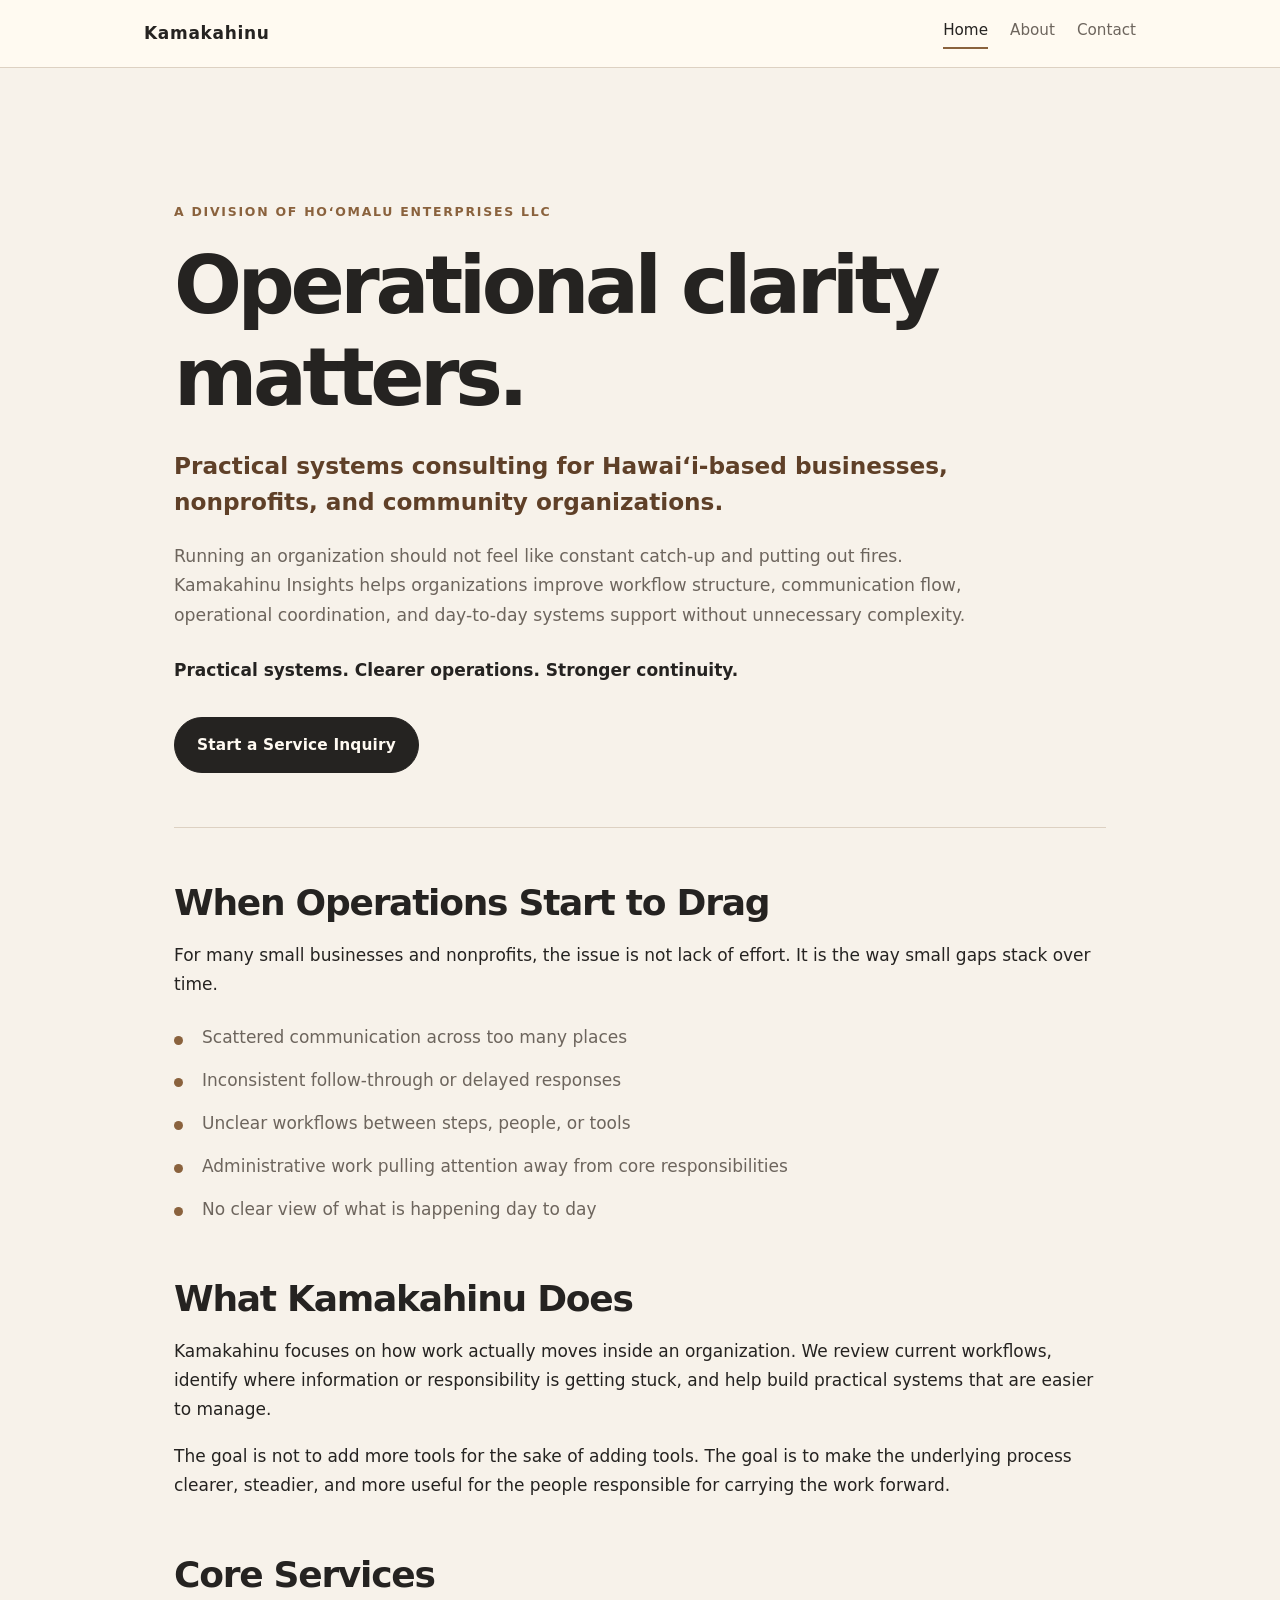
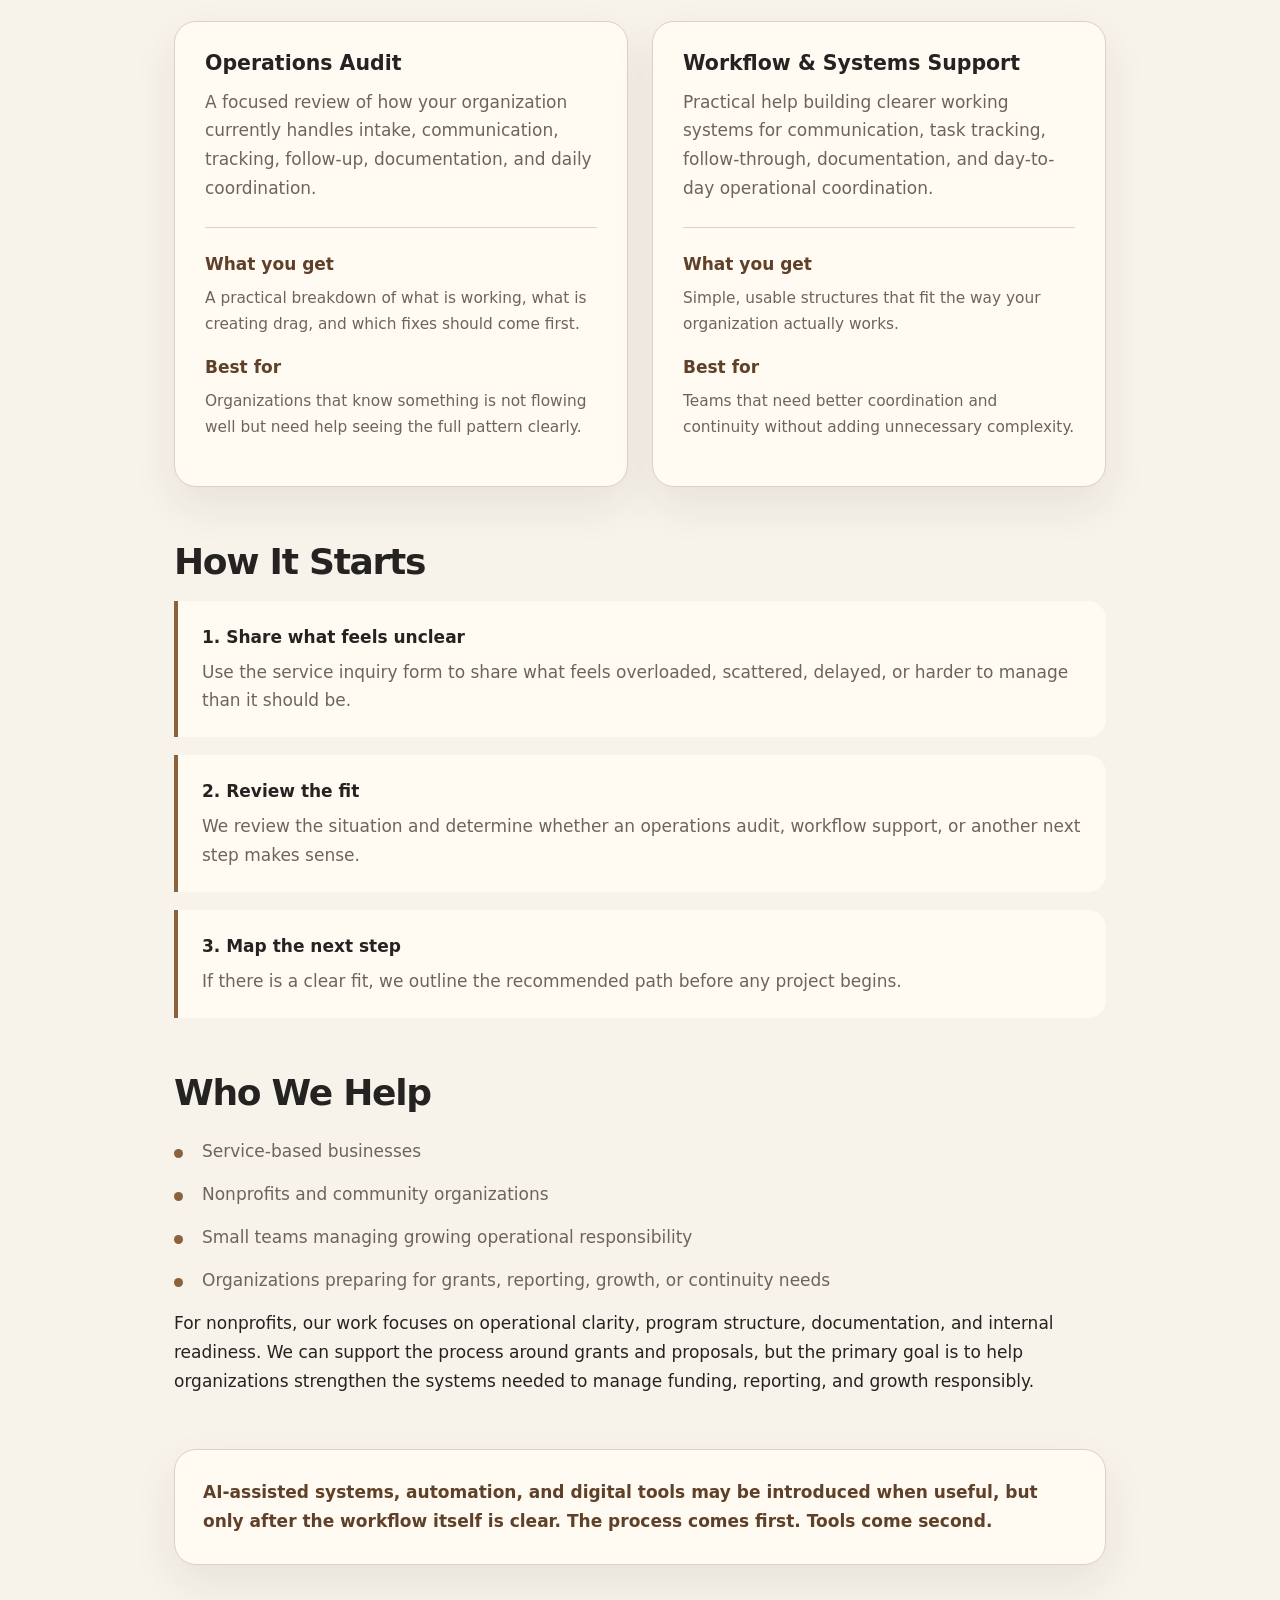
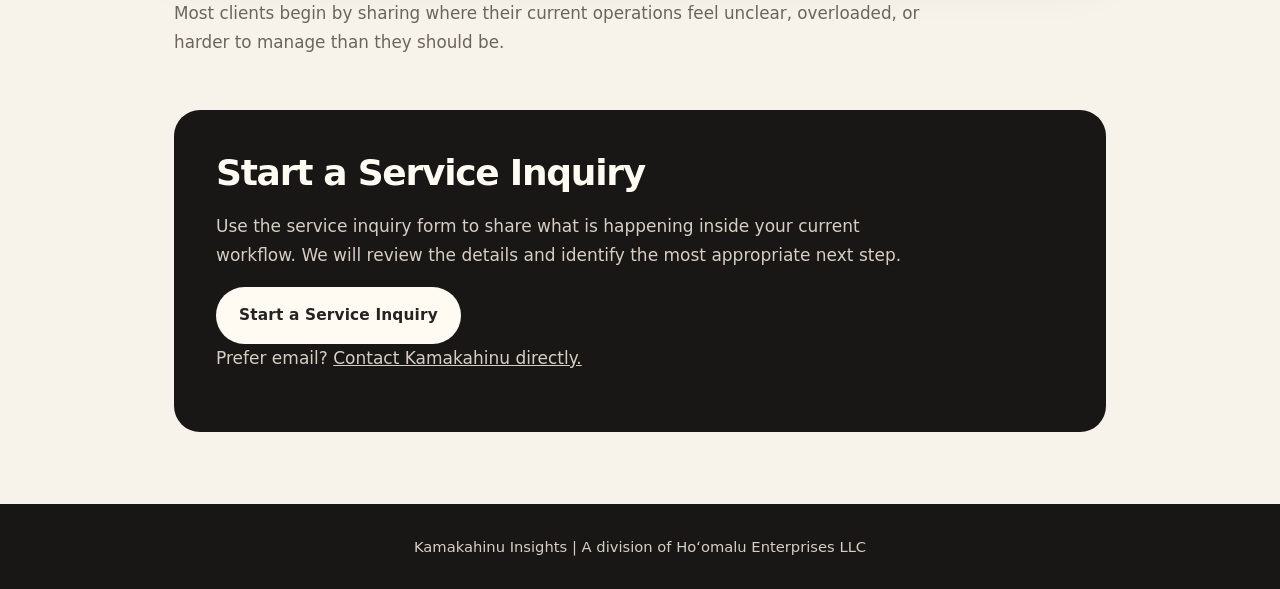
<file: index.html>
<!DOCTYPE html>
<html lang="en">
<head>
    <meta charset="UTF-8">
    <meta name="viewport" content="width=device-width, initial-scale=1.0">
    <meta name="description" content="Kamakahinu Insights provides operational systems consulting for Hawaiʻi-based businesses, nonprofits, and community organizations.">
    <title>Kamakahinu Insights | Operational Systems Consulting</title>
    <link rel="stylesheet" href="styles.css">
</head>
<body>

<nav>
    <div class="nav-container">
        <div class="logo"><a href="index.html">Kamakahinu</a></div>
        <div class="nav-links">
            <a href="index.html" class="active">Home</a>
            <a href="about.html">About</a>
            <a href="contact.html">Contact</a>
        </div>
    </div>
</nav>

<main class="container">
    <header class="hero">
        <span class="label">A division of Hoʻomalu Enterprises LLC</span>
        <h1>Operational clarity matters.</h1>
        <p class="tagline">Practical systems consulting for Hawaiʻi-based businesses, nonprofits, and community organizations.</p>
        <p class="intro-text">
            Running an organization should not feel like constant catch-up and putting out fires.
            Kamakahinu Insights helps organizations improve workflow structure, communication flow,
            operational coordination, and day-to-day systems support without unnecessary complexity.
        </p>
        <p class="supporting-line">
            Practical systems. Clearer operations. Stronger continuity.
        </p>

        <a href="https://docs.google.com/forms/d/e/1FAIpQLSeaBVb1Zw3eLGZ_aOj6iWXHOpr8iwauxTmkfORTPJmQN_Ms8w/viewform?usp=header" class="btn" target="_blank" rel="noopener noreferrer">
            Start a Service Inquiry
        </a>
    </header>

    <section>
        <h2>When Operations Start to Drag</h2>
        <p>
            For many small businesses and nonprofits, the issue is not lack of effort. It is the way small gaps stack over time.
        </p>
        <ul class="list">
            <li>Scattered communication across too many places</li>
            <li>Inconsistent follow-through or delayed responses</li>
            <li>Unclear workflows between steps, people, or tools</li>
            <li>Administrative work pulling attention away from core responsibilities</li>
            <li>No clear view of what is happening day to day</li>
        </ul>
    </section>

    <section>
        <h2>What Kamakahinu Does</h2>
        <p>
            Kamakahinu focuses on how work actually moves inside an organization. We review current workflows,
            identify where information or responsibility is getting stuck, and help build practical systems that are easier to manage.
        </p>
        <p>
            The goal is not to add more tools for the sake of adding tools. The goal is to make the underlying process clearer,
            steadier, and more useful for the people responsible for carrying the work forward.
        </p>
    </section>

    <section>
        <h2>Core Services</h2>

        <div class="services-grid">
            <div class="service-card">
                <h3>Operations Audit</h3>
                <p>
                    A focused review of how your organization currently handles intake, communication, tracking,
                    follow-up, documentation, and daily coordination.
                </p>
                <div class="service-meta">
                    <strong>What you get</strong>
                    <p>A practical breakdown of what is working, what is creating drag, and which fixes should come first.</p>

                    <strong>Best for</strong>
                    <p>Organizations that know something is not flowing well but need help seeing the full pattern clearly.</p>
                </div>
            </div>

            <div class="service-card">
                <h3>Workflow & Systems Support</h3>
                <p>
                    Practical help building clearer working systems for communication, task tracking, follow-through,
                    documentation, and day-to-day operational coordination.
                </p>
                <div class="service-meta">
                    <strong>What you get</strong>
                    <p>Simple, usable structures that fit the way your organization actually works.</p>

                    <strong>Best for</strong>
                    <p>Teams that need better coordination and continuity without adding unnecessary complexity.</p>
                </div>
            </div>
        </div>
    </section>

    <section>
        <h2>How It Starts</h2>

        <div class="step">
            <div class="step-title">1. Share what feels unclear</div>
            <p>Use the service inquiry form to share what feels overloaded, scattered, delayed, or harder to manage than it should be.</p>
        </div>

        <div class="step">
            <div class="step-title">2. Review the fit</div>
            <p>We review the situation and determine whether an operations audit, workflow support, or another next step makes sense.</p>
        </div>

        <div class="step">
            <div class="step-title">3. Map the next step</div>
            <p>If there is a clear fit, we outline the recommended path before any project begins.</p>
        </div>
    </section>

    <section>
        <h2>Who We Help</h2>
        <ul class="list">
            <li>Service-based businesses</li>
            <li>Nonprofits and community organizations</li>
            <li>Small teams managing growing operational responsibility</li>
            <li>Organizations preparing for grants, reporting, growth, or continuity needs</li>
        </ul>

        <p>
            For nonprofits, our work focuses on operational clarity, program structure, documentation, and internal readiness.
            We can support the process around grants and proposals, but the primary goal is to help organizations strengthen
            the systems needed to manage funding, reporting, and growth responsibly.
        </p>
    </section>

    <div class="expansion-statement">
        AI-assisted systems, automation, and digital tools may be introduced when useful, but only after the workflow itself is clear.
        The process comes first. Tools come second.
    </div>

    <p class="conversion-bridge">
        Most clients begin by sharing where their current operations feel unclear, overloaded, or harder to manage than they should be.
    </p>

    <section class="cta-section">
        <h2>Start a Service Inquiry</h2>
        <p>
            Use the service inquiry form to share what is happening inside your current workflow.
            We will review the details and identify the most appropriate next step.
        </p>

        <a href="https://docs.google.com/forms/d/e/1FAIpQLSeaBVb1Zw3eLGZ_aOj6iWXHOpr8iwauxTmkfORTPJmQN_Ms8w/viewform?usp=header" class="btn btn-light" target="_blank" rel="noopener noreferrer">
            Start a Service Inquiry
        </a>

        <p class="contact-fallback">
            Prefer email? <a href="mailto:kamakahinu@hoomaluenterprises.com?subject=Consultation Request">Contact Kamakahinu directly.</a>
        </p>
    </section>
</main>

<footer>
    Kamakahinu Insights | A division of Hoʻomalu Enterprises LLC
</footer>

</body>
</html>
</file>
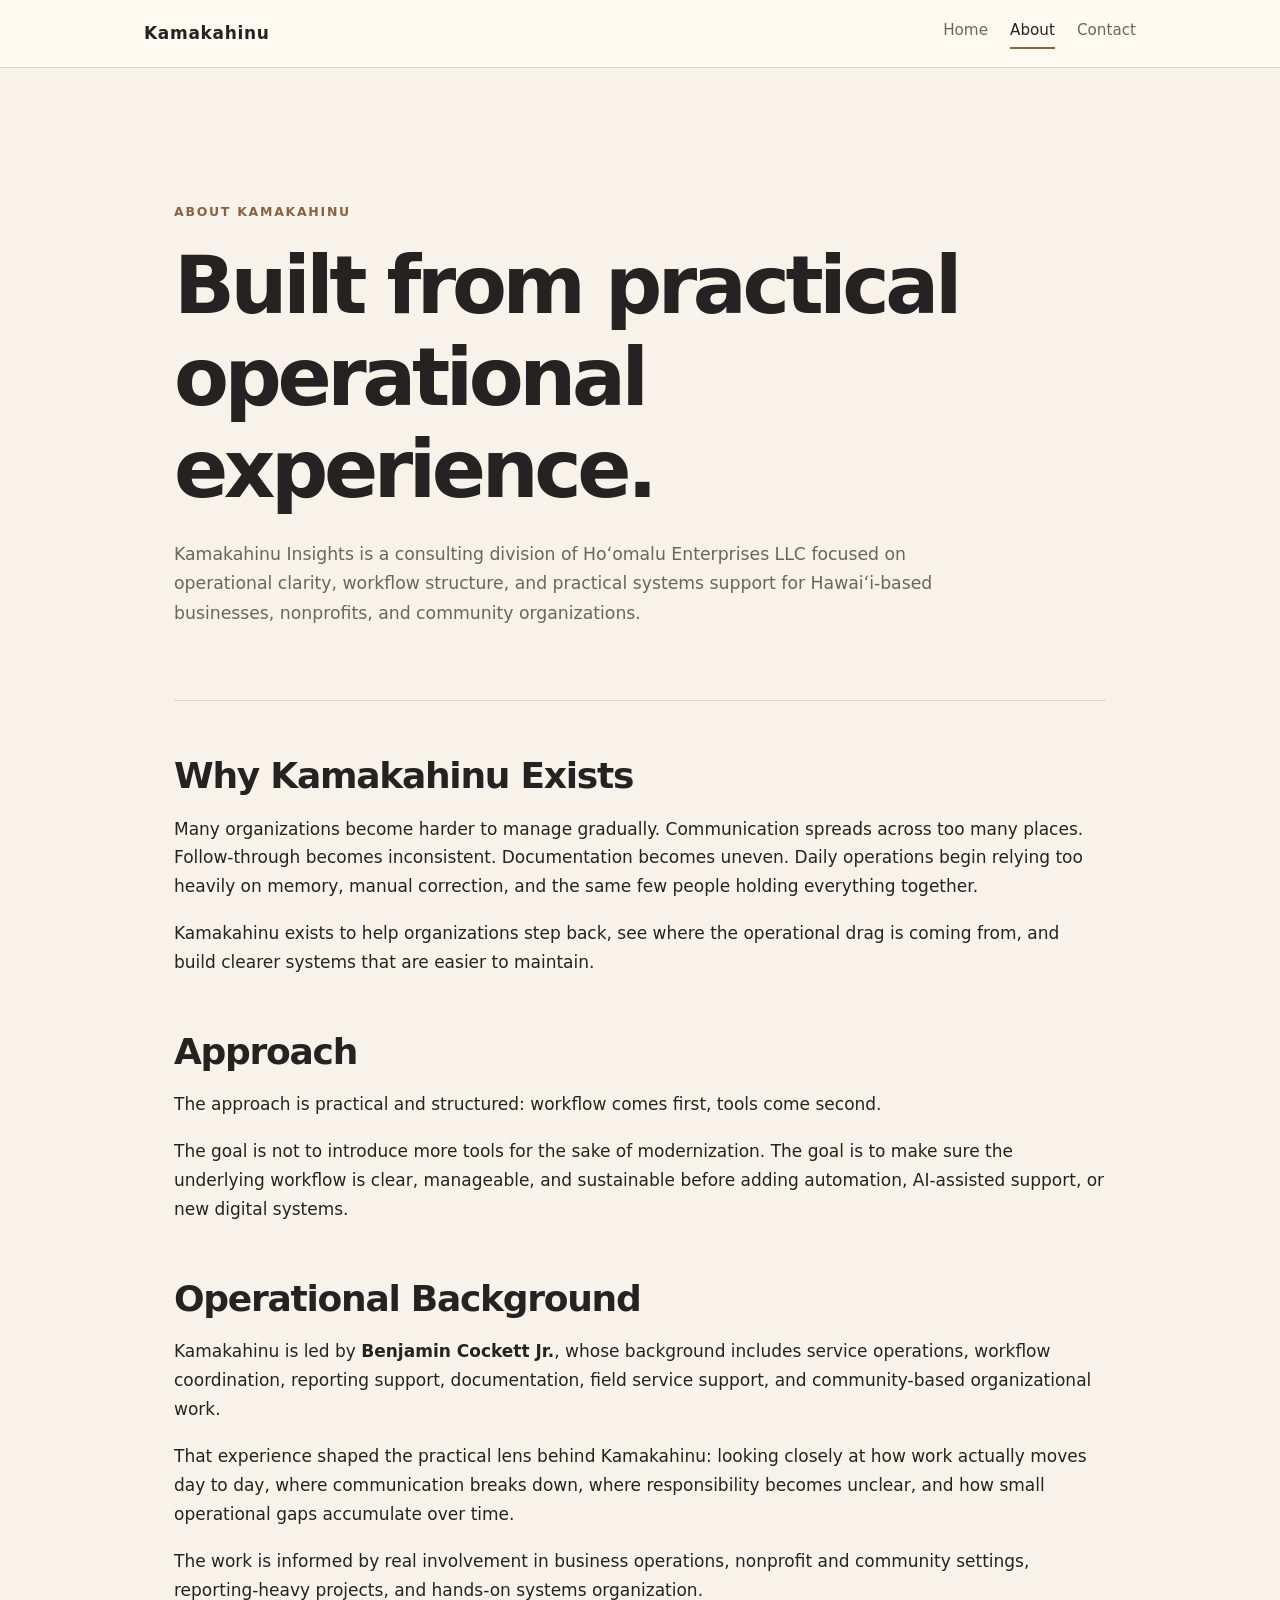
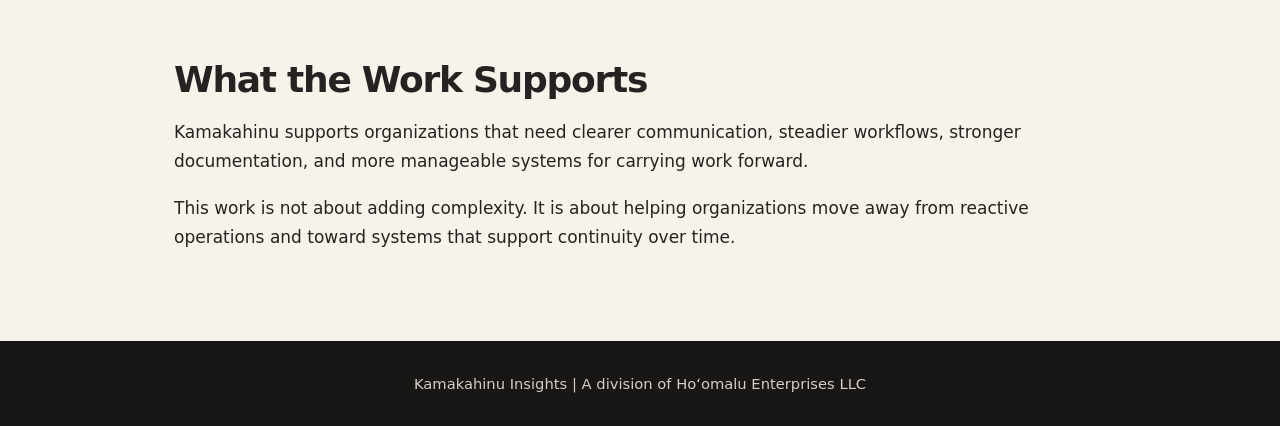
<file: about.html>
<!DOCTYPE html>
<html lang="en">
<head>
    <meta charset="UTF-8">
    <meta name="viewport" content="width=device-width, initial-scale=1.0">
    <title>Kamakahinu Insights | About</title>
    <link rel="stylesheet" href="styles.css">
</head>
<body>

<nav>
    <div class="nav-container">
        <div class="logo"><a href="/index.html">Kamakahinu</a></div>
        <div class="nav-links">
            <a href="index.html">Home</a>
            <a href="about.html" class="active">About</a>
            <a href="contact.html">Contact</a>
        </div>
    </div>
</nav>

<main class="container">
    <header class="hero">
        <span class="label">About Kamakahinu</span>
        <h1>Built from practical operational experience.</h1>
        <p class="intro-text">
            Kamakahinu Insights is a consulting division of Hoʻomalu Enterprises LLC focused on operational clarity,
            workflow structure, and practical systems support for Hawaiʻi-based businesses, nonprofits, and community organizations.
        </p>
    </header>

    <section>
        <h2>Why Kamakahinu Exists</h2>
        <p>
            Many organizations become harder to manage gradually. Communication spreads across too many places.
            Follow-through becomes inconsistent. Documentation becomes uneven. Daily operations begin relying too heavily
            on memory, manual correction, and the same few people holding everything together.
        </p>
        <p>
            Kamakahinu exists to help organizations step back, see where the operational drag is coming from,
            and build clearer systems that are easier to maintain.
        </p>
    </section>

    <section>
        <h2>Approach</h2>
        <p>
            The approach is practical and structured: workflow comes first, tools come second.
        </p>
        <p>
            The goal is not to introduce more tools for the sake of modernization. The goal is to make sure the underlying
            workflow is clear, manageable, and sustainable before adding automation, AI-assisted support, or new digital systems.
        </p>
    </section>

    <section>
        <h2>Operational Background</h2>
        <p>
            Kamakahinu is led by <strong>Benjamin Cockett Jr.</strong>, whose background includes service operations,
            workflow coordination, reporting support, documentation, field service support, and community-based organizational work.
        </p>
        <p>
            That experience shaped the practical lens behind Kamakahinu: looking closely at how work actually moves day to day,
            where communication breaks down, where responsibility becomes unclear, and how small operational gaps accumulate over time.
        </p>
        <p>
            The work is informed by real involvement in business operations, nonprofit and community settings,
            reporting-heavy projects, and hands-on systems organization.
        </p>
    </section>

    <section>
        <h2>What the Work Supports</h2>
        <p>
            Kamakahinu supports organizations that need clearer communication, steadier workflows, stronger documentation,
            and more manageable systems for carrying work forward.
        </p>
        <p>
            This work is not about adding complexity. It is about helping organizations move away from reactive operations
            and toward systems that support continuity over time.
        </p>
    </section>
</main>

<footer>
    Kamakahinu Insights | A division of Hoʻomalu Enterprises LLC
</footer>

</body>
</html>

</body>
</html>
</file>
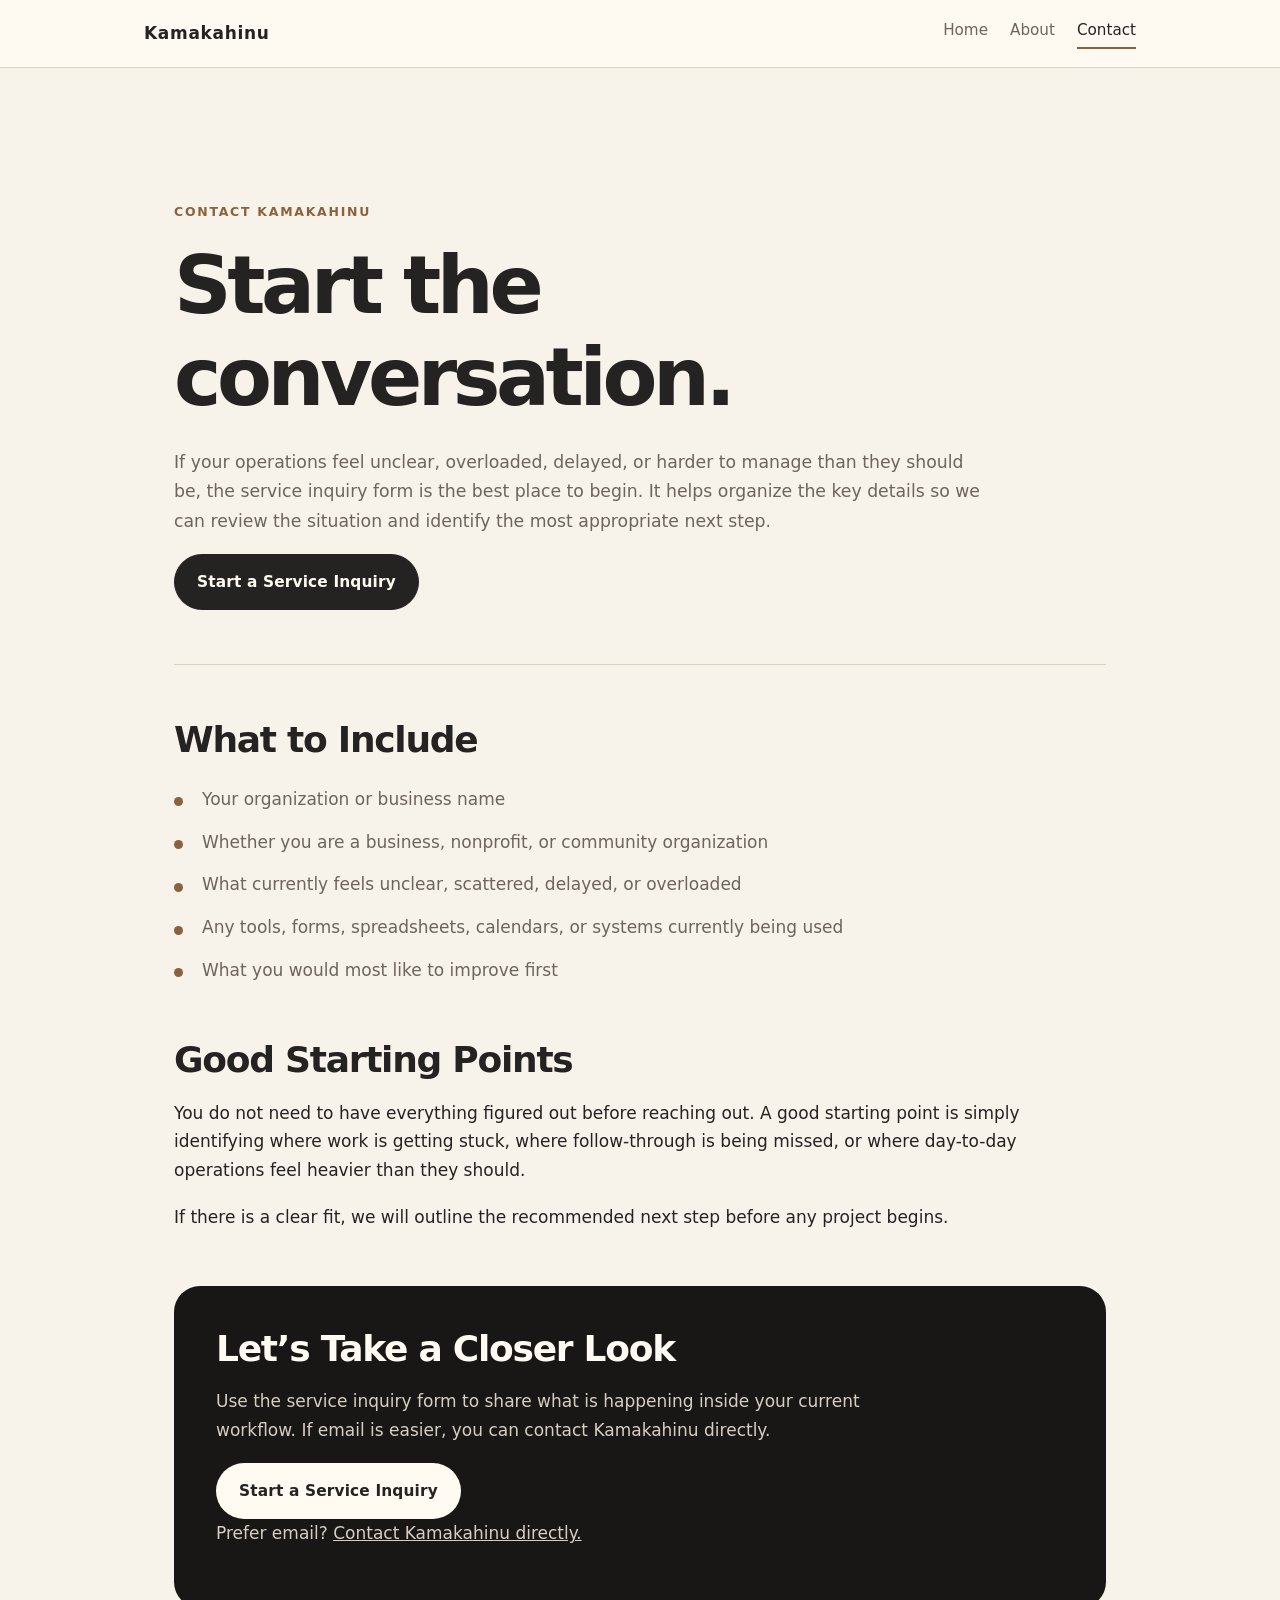
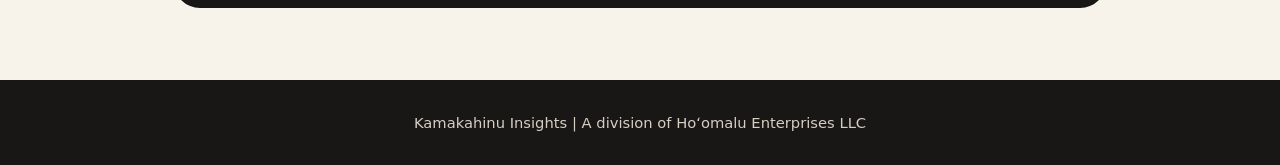
<file: contact.html>
<!DOCTYPE html>
<html lang="en">
<head>
    <meta charset="UTF-8">
    <meta name="viewport" content="width=device-width, initial-scale=1.0">
    <title>Kamakahinu Insights | Contact</title>
    <link rel="stylesheet" href="styles.css">
</head>
<body>

<nav>
    <div class="nav-container">
        <div class="logo"><a href="/index.html">Kamakahinu</a></div>
        <div class="nav-links">
            <a href="index.html">Home</a>
            <a href="about.html">About</a>
            <a href="contact.html" class="active">Contact</a>
        </div>
    </div>
</nav>

<main class="container">
    <header class="hero">
        <span class="label">Contact Kamakahinu</span>

        <h1>Start the conversation.</h1>

        <p class="intro-text">
            If your operations feel unclear, overloaded, delayed, or harder to manage than they should be,
            the service inquiry form is the best place to begin. It helps organize the key details so we can
            review the situation and identify the most appropriate next step.
        </p>

        <a href="https://docs.google.com/forms/d/e/1FAIpQLSeaBVb1Zw3eLGZ_aOj6iWXHOpr8iwauxTmkfORTPJmQN_Ms8w/viewform?usp=header" class="btn" target="_blank" rel="noopener noreferrer">
            Start a Service Inquiry
        </a>
    </header>

    <section>
        <h2>What to Include</h2>

        <ul class="list">
            <li>Your organization or business name</li>
            <li>Whether you are a business, nonprofit, or community organization</li>
            <li>What currently feels unclear, scattered, delayed, or overloaded</li>
            <li>Any tools, forms, spreadsheets, calendars, or systems currently being used</li>
            <li>What you would most like to improve first</li>
        </ul>
    </section>

    <section>
        <h2>Good Starting Points</h2>

        <p>
            You do not need to have everything figured out before reaching out.
            A good starting point is simply identifying where work is getting stuck,
            where follow-through is being missed, or where day-to-day operations feel heavier than they should.
        </p>

        <p>
            If there is a clear fit, we will outline the recommended next step before any project begins.
        </p>
    </section>

    <section class="cta-section">
        <h2>Let’s Take a Closer Look</h2>

        <p>
            Use the service inquiry form to share what is happening inside your current workflow.
            If email is easier, you can contact Kamakahinu directly.
        </p>

        <a href="https://docs.google.com/forms/d/e/1FAIpQLSeaBVb1Zw3eLGZ_aOj6iWXHOpr8iwauxTmkfORTPJmQN_Ms8w/viewform?usp=header" class="btn btn-light" target="_blank" rel="noopener noreferrer">
            Start a Service Inquiry
        </a>

        <p class="contact-fallback">
            Prefer email? <a href="mailto:kamakahinu@hoomaluenterprises.com?subject=Consultation Request">Contact Kamakahinu directly.</a>
        </p>
    </section>
</main>

<footer>
    Kamakahinu Insights | A division of Hoʻomalu Enterprises LLC
</footer>

</body>
</html>
</file>
<file: styles.css>
:root {
    --bg: #f7f2ea;
    --surface: #fffaf2;
    --surface-strong: #ffffff;
    --text: #252321;
    --muted: #6d655d;
    --accent: #8a623d;
    --accent-dark: #5f4028;
    --border: #ddd1c2;
    --footer: #181716;
    --shadow: 0 18px 45px rgba(37, 35, 33, 0.08);
}

* {
    box-sizing: border-box;
}

html {
    scroll-behavior: smooth;
}

body {
    margin: 0;
    background: var(--bg);
    color: var(--text);
    font-family: Inter, ui-sans-serif, system-ui, -apple-system, BlinkMacSystemFont, "Segoe UI", sans-serif;
    font-size: 17px;
    line-height: 1.7;
}

a {
    color: inherit;
}

nav {
    background: rgba(255, 250, 242, 0.94);
    border-bottom: 1px solid var(--border);
    position: sticky;
    top: 0;
    z-index: 10;
    backdrop-filter: blur(10px);
}

.nav-container {
    max-width: 1040px;
    margin: 0 auto;
    padding: 18px 24px;
    display: flex;
    align-items: center;
    justify-content: space-between;
    gap: 24px;
}

.logo a {
    text-decoration: none;
    font-weight: 800;
    letter-spacing: 0.04em;
    color: var(--text);
}

.nav-links {
    display: flex;
    gap: 22px;
    align-items: center;
    flex-wrap: wrap;
}

.nav-links a {
    text-decoration: none;
    font-size: 0.95rem;
    color: var(--muted);
    border-bottom: 2px solid transparent;
    padding-bottom: 3px;
}

.nav-links a:hover,
.nav-links a.active {
    color: var(--text);
    border-bottom-color: var(--accent);
}

.container {
    max-width: 980px;
    margin: 0 auto;
    padding: 56px 24px 72px;
}

.hero {
    padding: 72px 0 54px;
    border-bottom: 1px solid var(--border);
    margin-bottom: 54px;
}

.label {
    display: inline-block;
    margin-bottom: 18px;
    color: var(--accent);
    font-size: 0.78rem;
    font-weight: 800;
    letter-spacing: 0.14em;
    text-transform: uppercase;
}

h1,
h2,
h3 {
    color: var(--text);
    line-height: 1.15;
    margin-top: 0;
}

h1 {
    font-size: clamp(2.55rem, 7vw, 5rem);
    letter-spacing: -0.055em;
    margin-bottom: 24px;
    max-width: 860px;
}

h2 {
    font-size: clamp(1.55rem, 3.5vw, 2.25rem);
    letter-spacing: -0.035em;
    margin-bottom: 18px;
}

h3 {
    font-size: 1.28rem;
    margin-bottom: 12px;
}

p {
    margin-top: 0;
    margin-bottom: 18px;
}

.tagline {
    font-size: clamp(1.15rem, 2.5vw, 1.45rem);
    line-height: 1.55;
    max-width: 780px;
    color: var(--accent-dark);
    font-weight: 650;
    margin-bottom: 22px;
}

.intro-text {
    font-size: 1.08rem;
    max-width: 820px;
    color: var(--muted);
}

.supporting-line {
    color: var(--text);
    font-weight: 750;
    margin: 26px 0 32px;
}

section {
    margin: 0 0 54px;
}

section:last-child {
    margin-bottom: 0;
}

.list {
    padding-left: 0;
    list-style: none;
    margin: 24px 0 0;
}

.list li {
    position: relative;
    padding-left: 28px;
    margin-bottom: 14px;
    color: var(--muted);
}

.list li::before {
    content: "";
    position: absolute;
    left: 0;
    top: 0.72em;
    width: 9px;
    height: 9px;
    border-radius: 50%;
    background: var(--accent);
}

.btn {
    display: inline-block;
    text-decoration: none;
    background: var(--text);
    color: #fffaf2;
    padding: 14px 22px;
    border-radius: 999px;
    font-weight: 750;
    font-size: 0.96rem;
    letter-spacing: 0.01em;
    border: 1px solid var(--text);
    transition: transform 160ms ease, background 160ms ease, border-color 160ms ease;
}

.btn:hover {
    transform: translateY(-1px);
    background: var(--accent-dark);
    border-color: var(--accent-dark);
}

.btn-light {
    background: #fffaf2;
    color: var(--text);
    border-color: rgba(255, 250, 242, 0.55);
}

.btn-light:hover {
    background: var(--surface-strong);
    color: var(--text);
}

.services-grid {
    display: grid;
    grid-template-columns: repeat(2, minmax(0, 1fr));
    gap: 24px;
    margin-top: 26px;
}

.service-card {
    background: var(--surface);
    border: 1px solid var(--border);
    border-radius: 22px;
    padding: 30px;
    box-shadow: var(--shadow);
}

.service-card p {
    color: var(--muted);
}

.service-meta {
    margin-top: 24px;
    padding-top: 22px;
    border-top: 1px solid var(--border);
}

.service-meta strong {
    display: block;
    color: var(--accent-dark);
    margin-bottom: 6px;
}

.service-meta p {
    margin-bottom: 16px;
    font-size: 0.96rem;
}

.step {
    background: var(--surface);
    border-left: 4px solid var(--accent);
    padding: 22px 24px;
    margin: 18px 0;
    border-radius: 0 18px 18px 0;
}

.step-title {
    font-weight: 800;
    color: var(--text);
    margin-bottom: 6px;
}

.step p {
    margin-bottom: 0;
    color: var(--muted);
}

.expansion-statement {
    background: var(--surface);
    border: 1px solid var(--border);
    border-radius: 22px;
    padding: 28px;
    margin: 54px 0 34px;
    color: var(--accent-dark);
    font-weight: 650;
    box-shadow: var(--shadow);
}

.conversion-bridge {
    font-size: 1.05rem;
    color: var(--muted);
    max-width: 760px;
    margin-bottom: 34px;
}

.cta-section {
    background: var(--footer);
    color: #fffaf2;
    border-radius: 26px;
    padding: 42px;
    margin-top: 54px;
}

.cta-section h2 {
    color: #fffaf2;
}

.cta-section p {
    color: #d7cec3;
    max-width: 720px;
}

footer {
    background: var(--footer);
    color: #d7cec3;
    text-align: center;
    padding: 30px 20px;
    font-size: 0.92rem;
}

@media (max-width: 760px) {
    body {
        font-size: 16px;
    }

    .nav-container {
        align-items: flex-start;
        flex-direction: column;
        gap: 12px;
        padding: 16px 20px;
    }

    .nav-links {
        gap: 16px;
    }

    .container {
        padding: 36px 20px 56px;
    }

    .hero {
        padding: 46px 0 38px;
        margin-bottom: 42px;
    }

    h1 {
        font-size: clamp(2.35rem, 13vw, 3.7rem);
    }

    .services-grid {
        grid-template-columns: 1fr;
    }

    .service-card,
    .cta-section,
    .expansion-statement {
        border-radius: 20px;
        padding: 26px;
    }

    .btn {
        width: 100%;
        text-align: center;
    }
}
</file>
